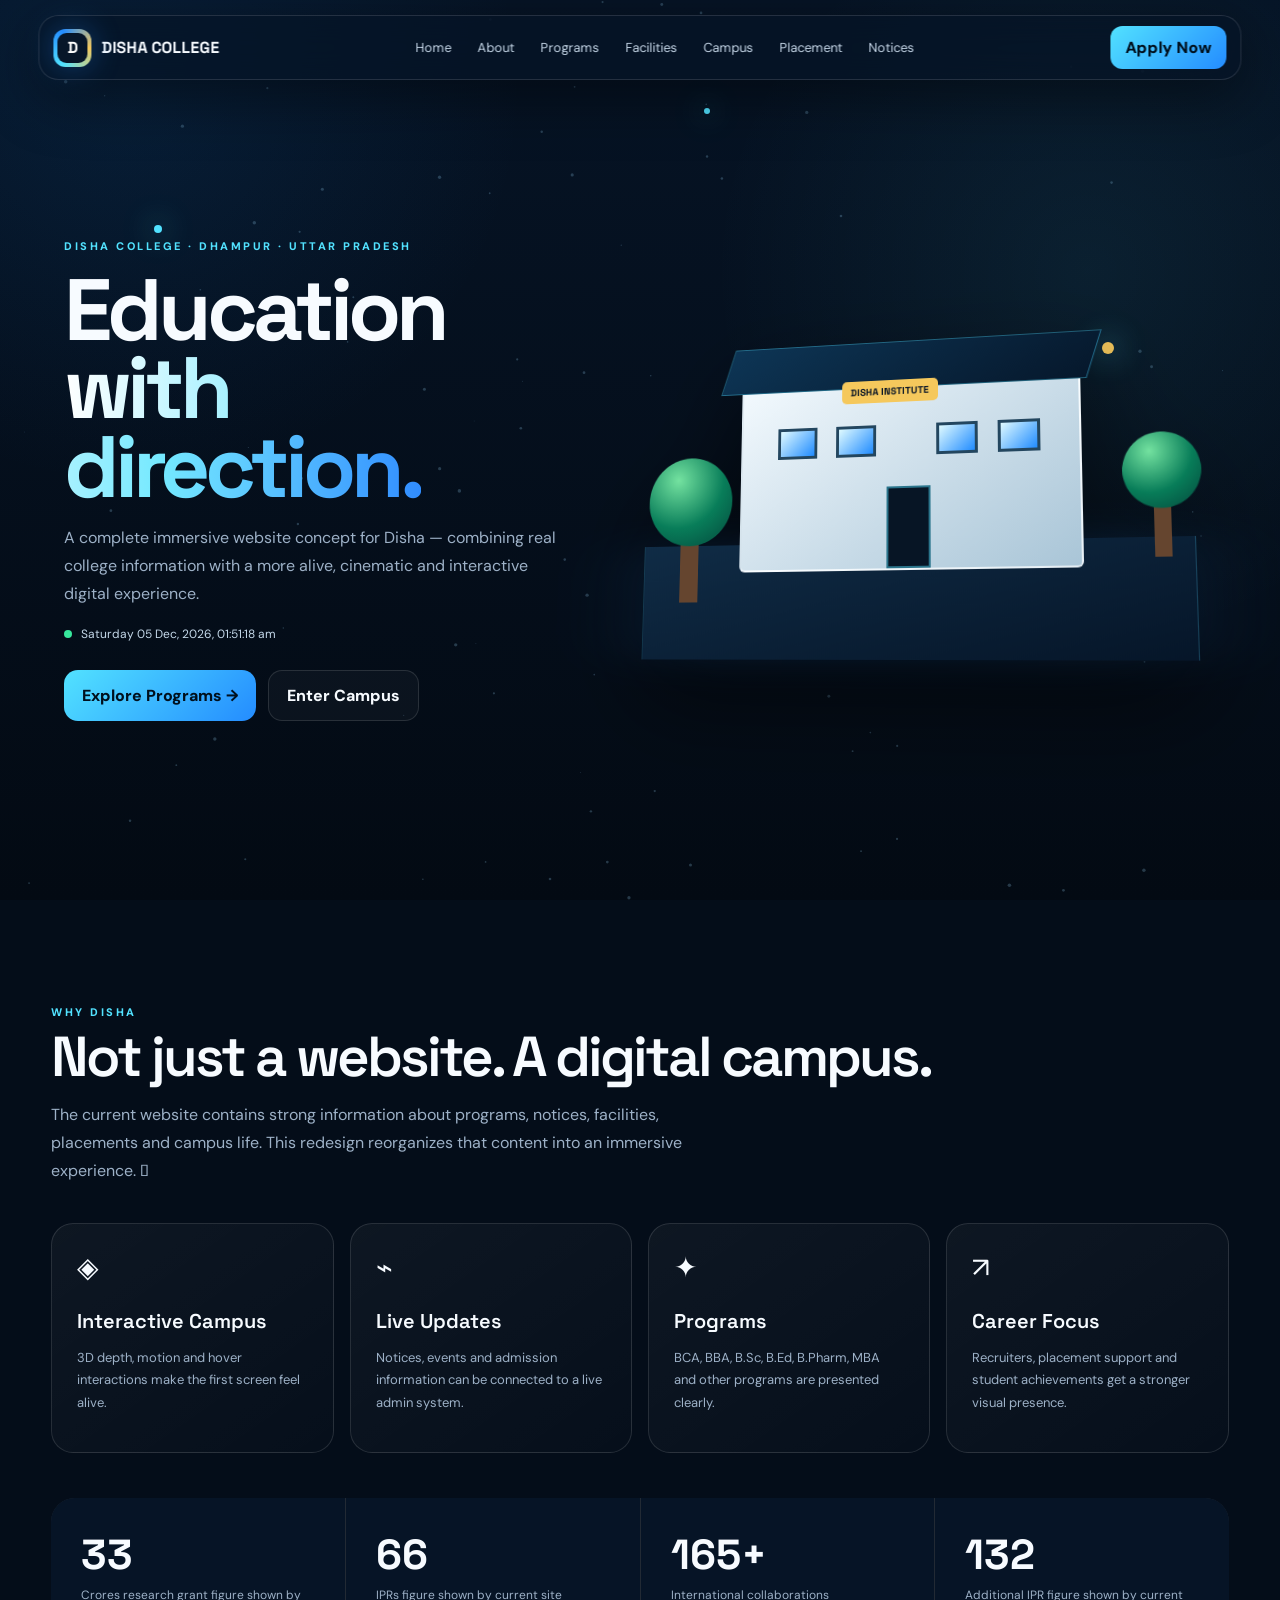
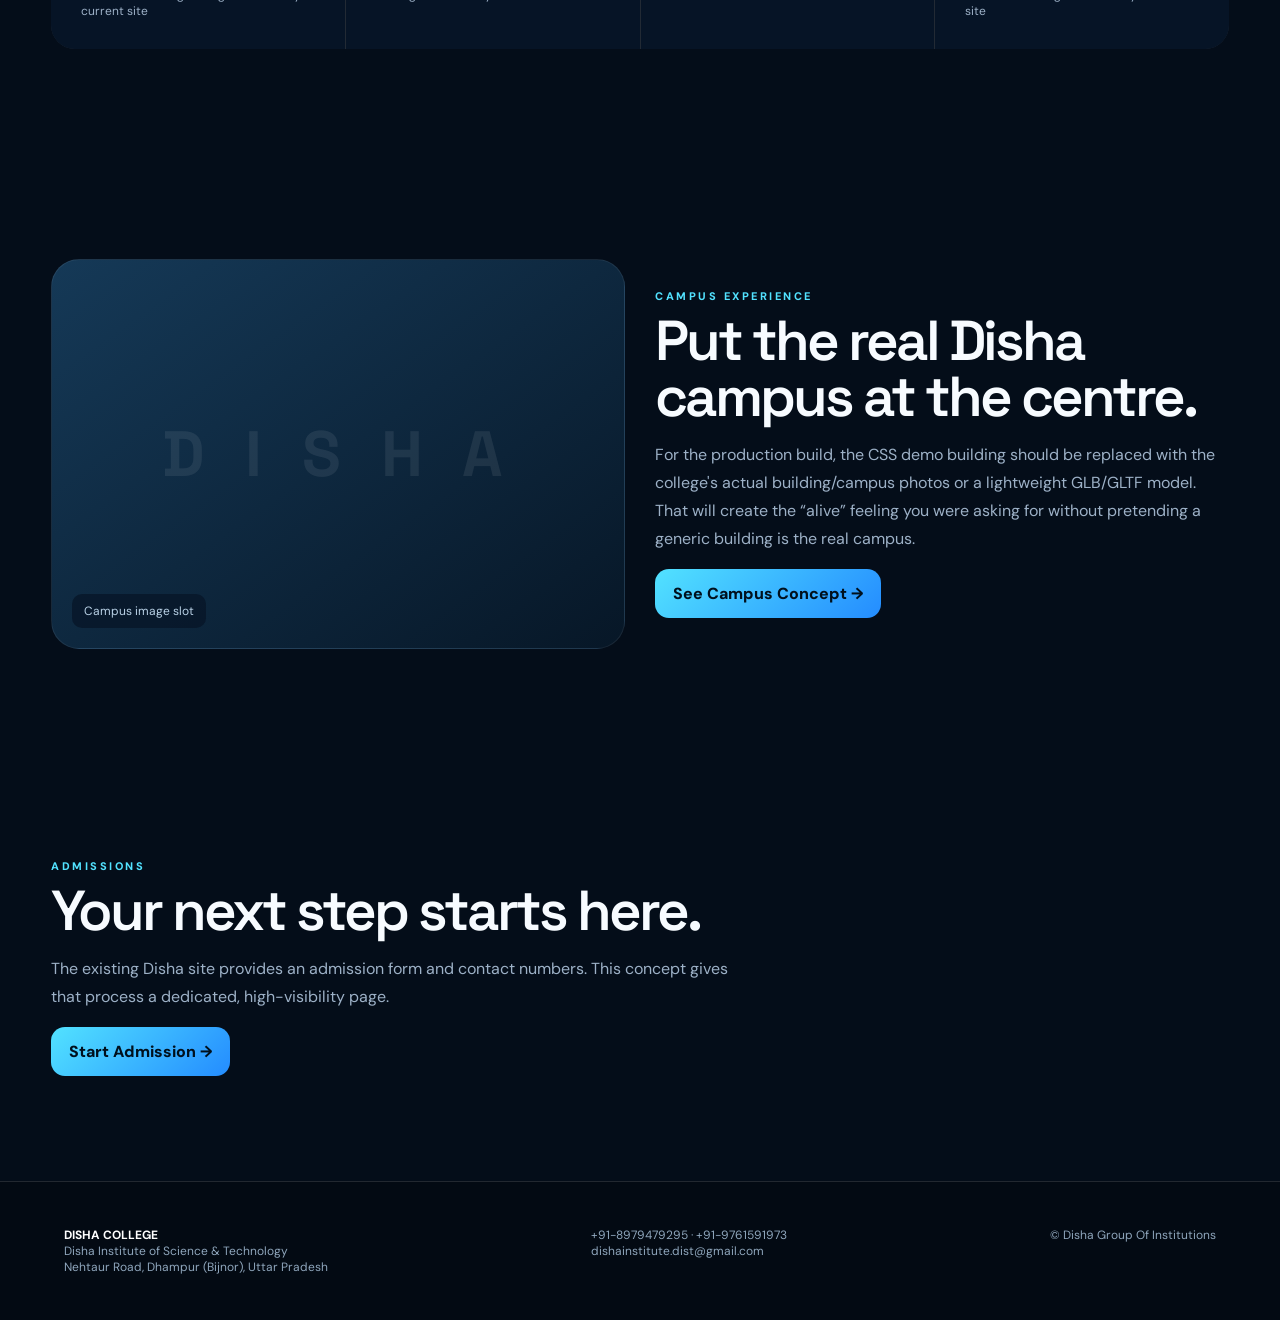
<file: index.html>
<!doctype html><html lang="en"><head><meta charset="utf-8"><meta name="viewport" content="width=device-width,initial-scale=1"><title>Home | Disha College</title><link rel="stylesheet" href="assets/style.css"></head><body><canvas id="stars"></canvas><nav class="nav"><a class="brand" href="index.html"><span class="brandmark"></span><span>DISHA COLLEGE</span></a><div class="links">
<a href="index.html">Home</a><a href="about.html">About</a><a href="programs.html">Programs</a><a href="facilities.html">Facilities</a><a href="campus.html">Campus</a><a href="placement.html">Placement</a><a href="notices.html">Notices</a></div><a class="apply" href="admission.html">Apply Now</a><button class="menu" aria-label="menu">☰</button></nav>
<section class="hero"><div class="orb o1"></div><div class="orb o2"></div><div class="orb o3"></div><div class="hero-grid"><div>
<div class="eyebrow">Disha College · Dhampur · Uttar Pradesh</div><h1>Education<br><span class="grad">with direction.</span></h1>
<p>A complete immersive website concept for Disha — combining real college information with a more alive, cinematic and interactive digital experience.</p>
<div class="live"><span class="pulse"></span><span id="clock"></span></div>
<div class="buttons"><a class="btn primary" href="programs.html">Explore Programs →</a><a class="btn ghost" href="campus.html">Enter Campus</a></div></div>
<div class="scene"><div class="campus3d"><div class="platform"></div><div class="mainbuilding"><div class="front"><div class="roof"></div><div class="sign">DISHA INSTITUTE</div><div class="window w1"></div><div class="window w2"></div><div class="window w3"></div><div class="window w4"></div><div class="door"></div></div><div class="side"></div></div><div class="tree tr1"></div><div class="tree tr2"></div></div></div></div></section>
<section class="section reveal"><div class="eyebrow">Why Disha</div><h2>Not just a website. A digital campus.</h2><p class="lead">The current website contains strong information about programs, notices, facilities, placements and campus life. This redesign reorganizes that content into an immersive experience. </p>
<div class="cards"><div class="card"><div class="icon">◈</div><h3>Interactive Campus</h3><p class="small">3D depth, motion and hover interactions make the first screen feel alive.</p></div><div class="card"><div class="icon">⌁</div><h3>Live Updates</h3><p class="small">Notices, events and admission information can be connected to a live admin system.</p></div><div class="card"><div class="icon">✦</div><h3>Programs</h3><p class="small">BCA, BBA, B.Sc, B.Ed, B.Pharm, MBA and other programs are presented clearly.</p></div><div class="card"><div class="icon">↗</div><h3>Career Focus</h3><p class="small">Recruiters, placement support and student achievements get a stronger visual presence.</p></div></div>
<div class="stats"><div class="stat"><strong data-count="37">0</strong><span>Crores research grant figure shown by current site</span></div><div class="stat"><strong data-count="70">0</strong><span>IPRs figure shown by current site</span></div><div class="stat"><strong data-count="250">0</strong><span>International collaborations</span></div><div class="stat"><strong data-count="170">0</strong><span>Additional IPR figure shown by current site</span></div></div></section>
<section class="section reveal"><div class="split"><div class="imagebox"></div><div><div class="eyebrow">Campus Experience</div><h2>Put the real Disha campus at the centre.</h2><p class="lead">For the production build, the CSS demo building should be replaced with the college's actual building/campus photos or a lightweight GLB/GLTF model. That will create the “alive” feeling you were asking for without pretending a generic building is the real campus.</p><a class="btn primary" href="campus.html">See Campus Concept →</a></div></div></section>
<section class="section reveal"><div class="eyebrow">Admissions</div><h2>Your next step starts here.</h2><p class="lead">The existing Disha site provides an admission form and contact numbers. This concept gives that process a dedicated, high-visibility page.</p><a class="btn primary" href="admission.html">Start Admission →</a></section>
<footer><div class="foot"><div><strong>DISHA COLLEGE</strong><br>Disha Institute of Science & Technology<br>Nehtaur Road, Dhampur (Bijnor), Uttar Pradesh</div><div>+91-8979479295 · +91-9761591973<br>dishainstitute.dist@gmail.com</div><div>© Disha Group Of Institutions</div></div></footer><script src="assets/app.js"></script></body></html>
</file>
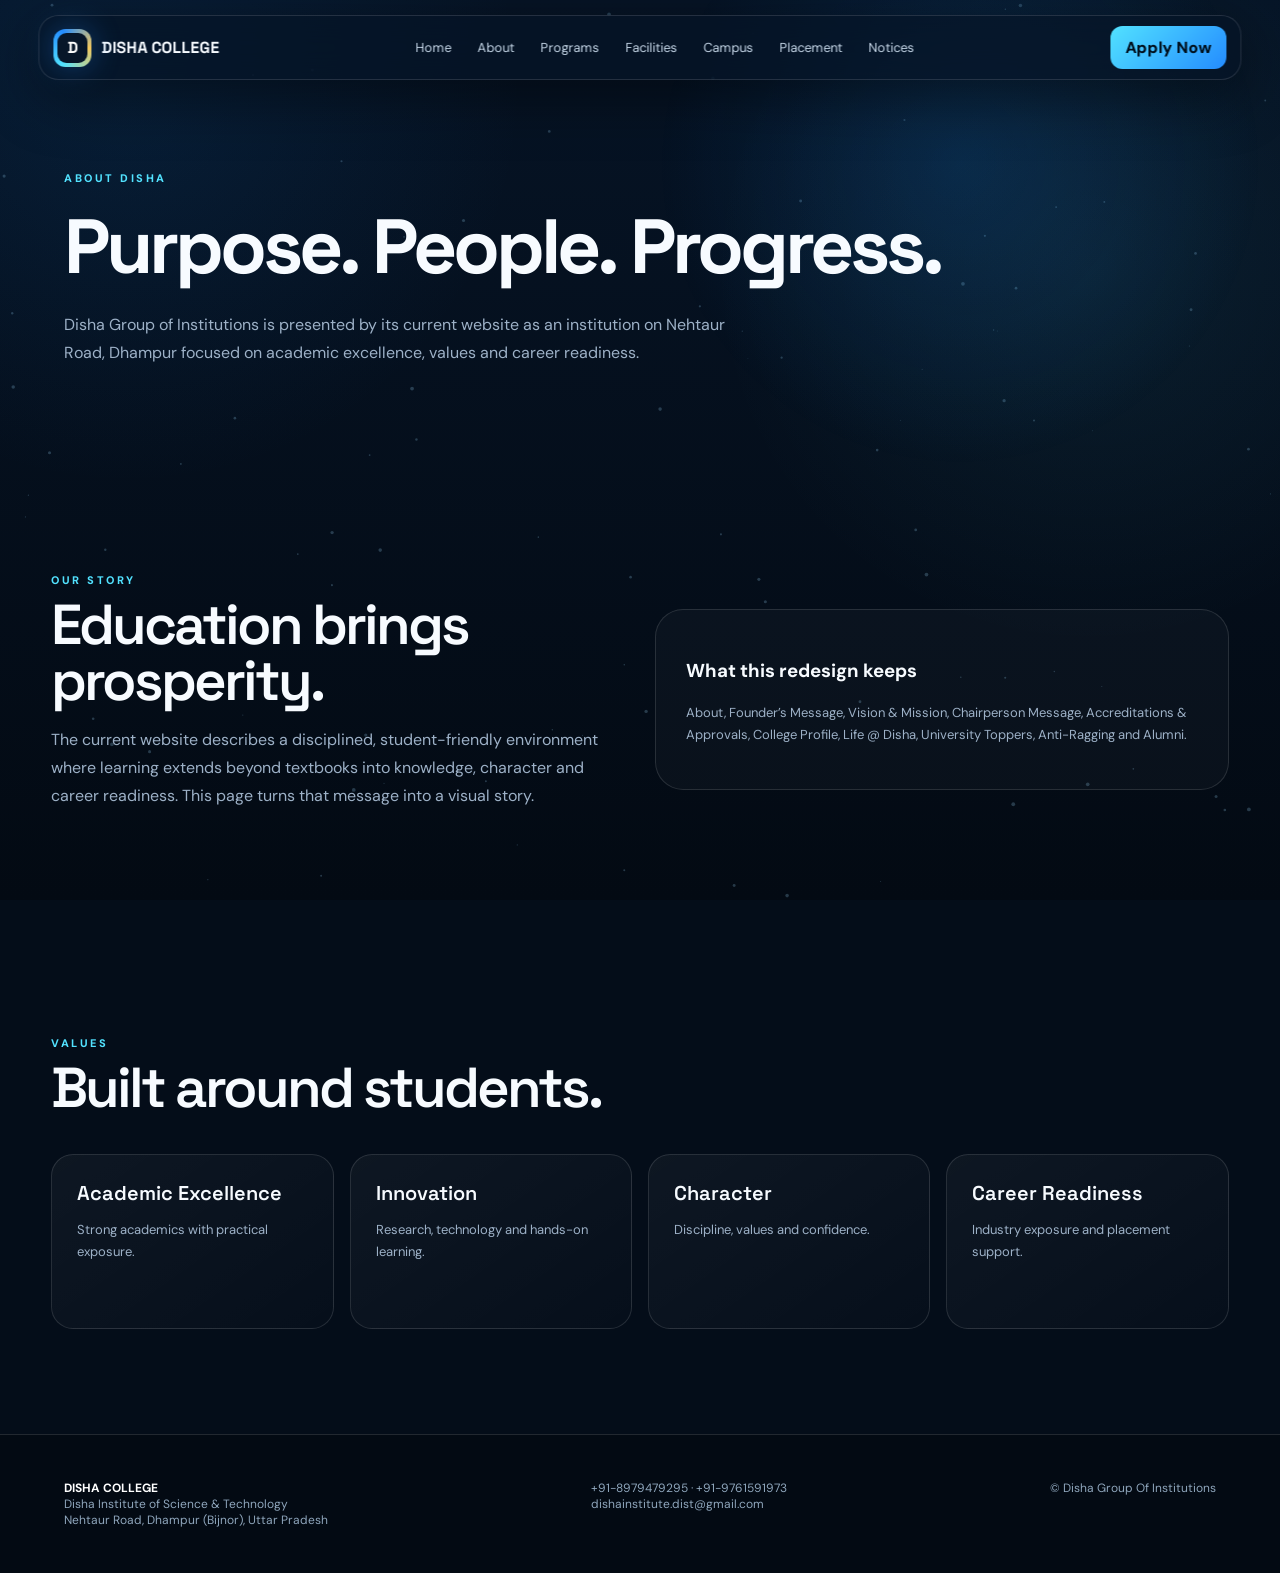
<file: about.html>
<!doctype html><html lang="en"><head><meta charset="utf-8"><meta name="viewport" content="width=device-width,initial-scale=1"><title>About Disha | Disha College</title><link rel="stylesheet" href="assets/style.css"></head><body><canvas id="stars"></canvas><nav class="nav"><a class="brand" href="index.html"><span class="brandmark"></span><span>DISHA COLLEGE</span></a><div class="links">
<a href="index.html">Home</a><a href="about.html">About</a><a href="programs.html">Programs</a><a href="facilities.html">Facilities</a><a href="campus.html">Campus</a><a href="placement.html">Placement</a><a href="notices.html">Notices</a></div><a class="apply" href="admission.html">Apply Now</a><button class="menu" aria-label="menu">☰</button></nav><section class="pagehero"><div><div class="eyebrow">About Disha</div><h1>Purpose. People. Progress.</h1><p class="lead">Disha Group of Institutions is presented by its current website as an institution on Nehtaur Road, Dhampur focused on academic excellence, values and career readiness.</p></div></section>
<section class="section reveal"><div class="split"><div><div class="eyebrow">Our Story</div><h2>Education brings prosperity.</h2><p class="lead">The current website describes a disciplined, student-friendly environment where learning extends beyond textbooks into knowledge, character and career readiness. This page turns that message into a visual story.</p></div><div class="glass"><h3>What this redesign keeps</h3><p class="small">About, Founder’s Message, Vision & Mission, Chairperson Message, Accreditations & Approvals, College Profile, Life @ Disha, University Toppers, Anti-Ragging and Alumni.</p></div></div></section>
<section class="section reveal"><div class="eyebrow">Values</div><h2>Built around students.</h2><div class="cards"><div class="card"><h3>Academic Excellence</h3><p class="small">Strong academics with practical exposure.</p></div><div class="card"><h3>Innovation</h3><p class="small">Research, technology and hands-on learning.</p></div><div class="card"><h3>Character</h3><p class="small">Discipline, values and confidence.</p></div><div class="card"><h3>Career Readiness</h3><p class="small">Industry exposure and placement support.</p></div></div></section><footer><div class="foot"><div><strong>DISHA COLLEGE</strong><br>Disha Institute of Science & Technology<br>Nehtaur Road, Dhampur (Bijnor), Uttar Pradesh</div><div>+91-8979479295 · +91-9761591973<br>dishainstitute.dist@gmail.com</div><div>© Disha Group Of Institutions</div></div></footer><script src="assets/app.js"></script></body></html>
</file>
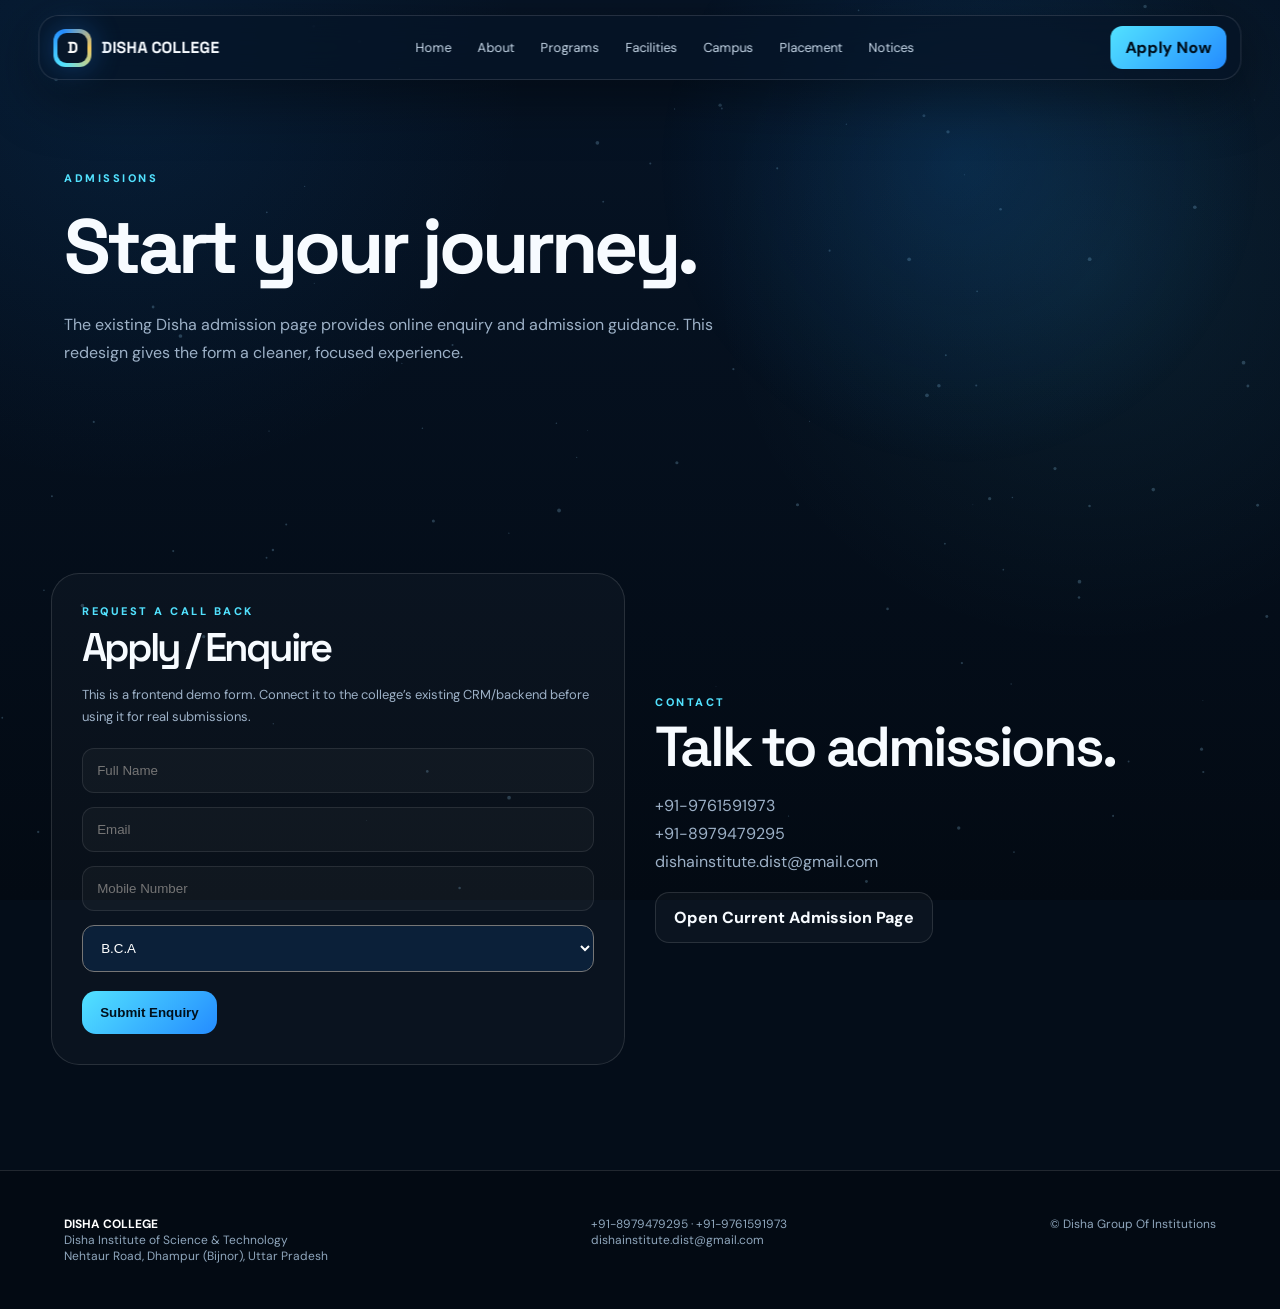
<file: admission.html>
<!doctype html><html lang="en"><head><meta charset="utf-8"><meta name="viewport" content="width=device-width,initial-scale=1"><title>Admission | Disha College</title><link rel="stylesheet" href="assets/style.css"></head><body><canvas id="stars"></canvas><nav class="nav"><a class="brand" href="index.html"><span class="brandmark"></span><span>DISHA COLLEGE</span></a><div class="links">
<a href="index.html">Home</a><a href="about.html">About</a><a href="programs.html">Programs</a><a href="facilities.html">Facilities</a><a href="campus.html">Campus</a><a href="placement.html">Placement</a><a href="notices.html">Notices</a></div><a class="apply" href="admission.html">Apply Now</a><button class="menu" aria-label="menu">☰</button></nav><section class="pagehero"><div><div class="eyebrow">Admissions</div><h1>Start your journey.</h1><p class="lead">The existing Disha admission page provides online enquiry and admission guidance. This redesign gives the form a cleaner, focused experience.</p></div></section>
<section class="section"><div class="split"><div class="glass"><div class="eyebrow">Request a Call Back</div><h2 style="font-size:40px">Apply / Enquire</h2><p class="small">This is a frontend demo form. Connect it to the college’s existing CRM/backend before using it for real submissions.</p><form onsubmit="event.preventDefault();alert('Demo form — connect to the college CRM/backend for real submission.');"><input required placeholder="Full Name" style="width:100%;padding:14px;margin:7px 0;border-radius:12px;border:1px solid #ffffff18;background:#ffffff08;color:white"><input required type="email" placeholder="Email" style="width:100%;padding:14px;margin:7px 0;border-radius:12px;border:1px solid #ffffff18;background:#ffffff08;color:white"><input required placeholder="Mobile Number" style="width:100%;padding:14px;margin:7px 0;border-radius:12px;border:1px solid #ffffff18;background:#ffffff08;color:white"><select style="width:100%;padding:14px;margin:7px 0;border-radius:12px;background:#0b2039;color:white"><option>B.C.A</option><option>B.B.A</option><option>B.Sc Computer Science</option><option>B.Pharm</option><option>MBA</option><option>Other</option></select><button class="btn primary" style="margin-top:12px">Submit Enquiry</button></form></div><div><div class="eyebrow">Contact</div><h2>Talk to admissions.</h2><p class="lead">+91-9761591973<br>+91-8979479295<br>dishainstitute.dist@gmail.com</p><a class="btn ghost" href="https://dishacollege.ac.in/admission.php" target="_blank">Open Current Admission Page</a></div></div></section><footer><div class="foot"><div><strong>DISHA COLLEGE</strong><br>Disha Institute of Science & Technology<br>Nehtaur Road, Dhampur (Bijnor), Uttar Pradesh</div><div>+91-8979479295 · +91-9761591973<br>dishainstitute.dist@gmail.com</div><div>© Disha Group Of Institutions</div></div></footer><script src="assets/app.js"></script></body></html>
</file>
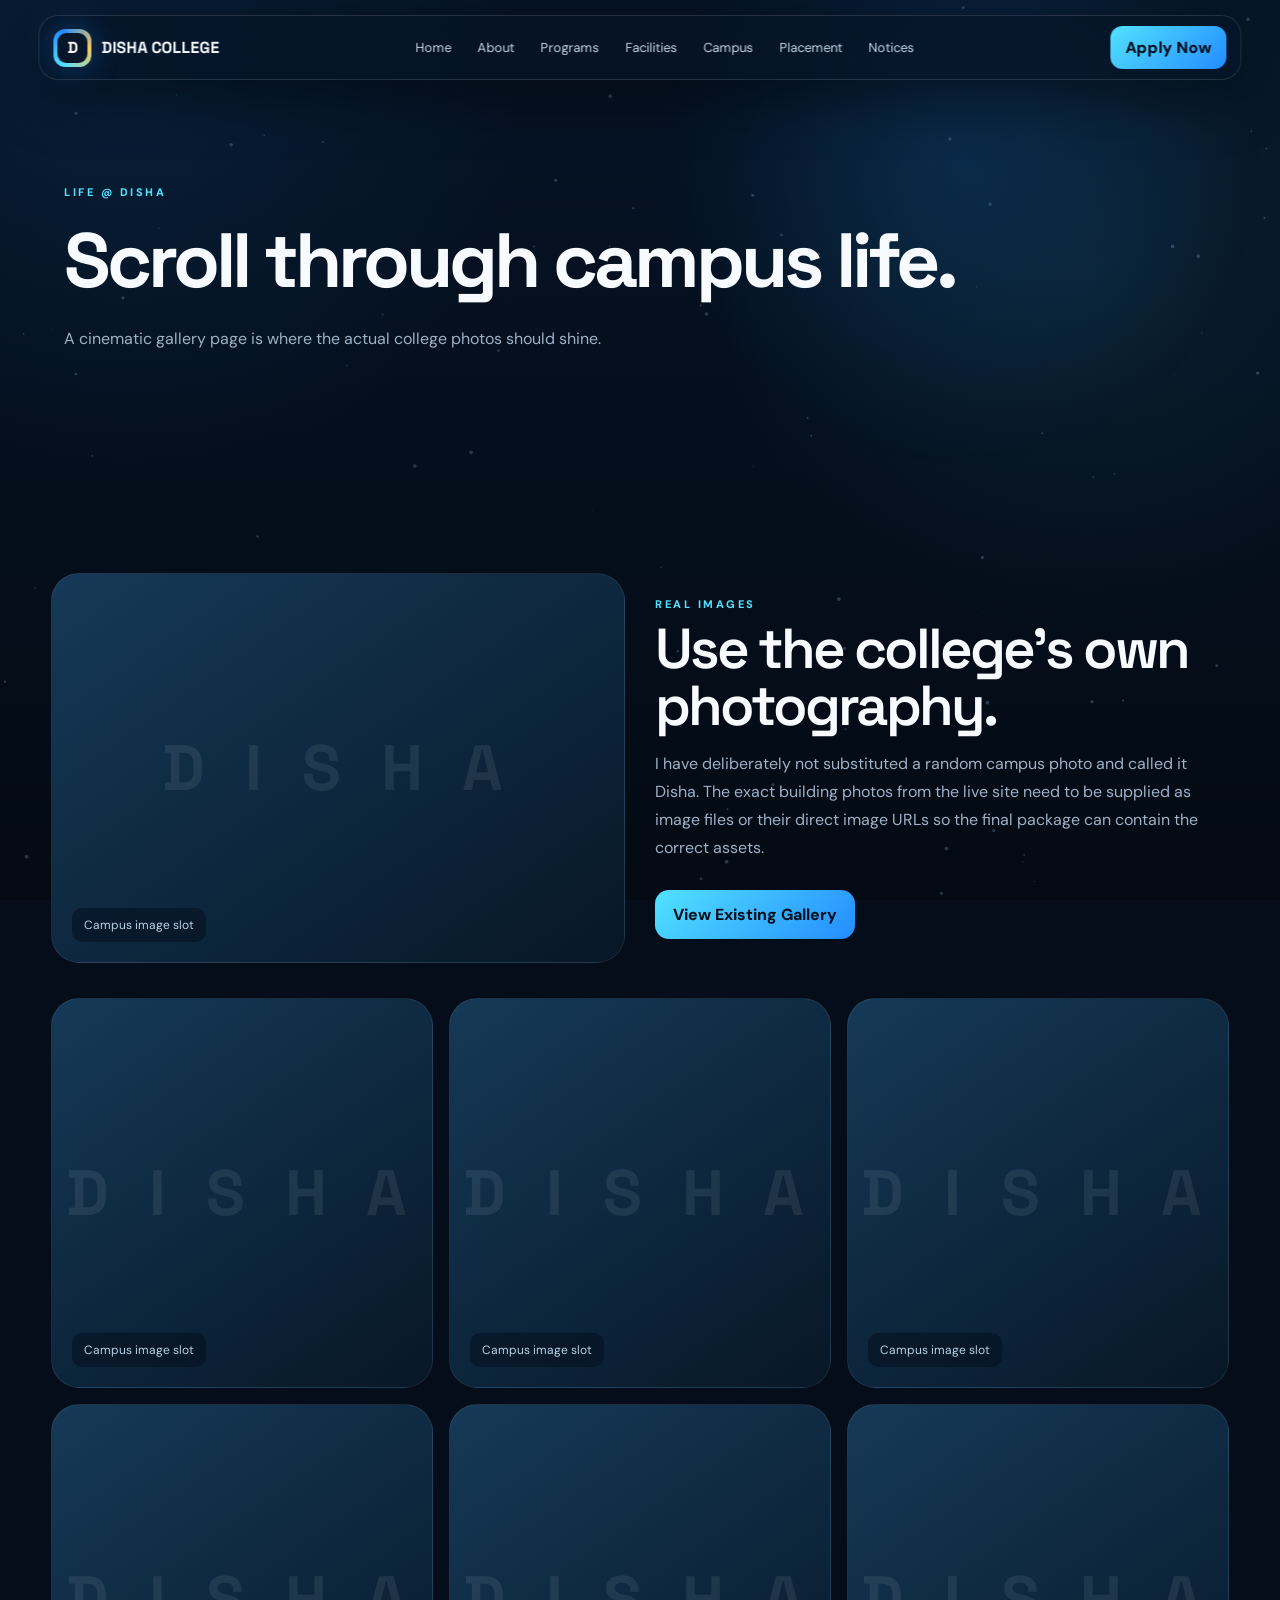
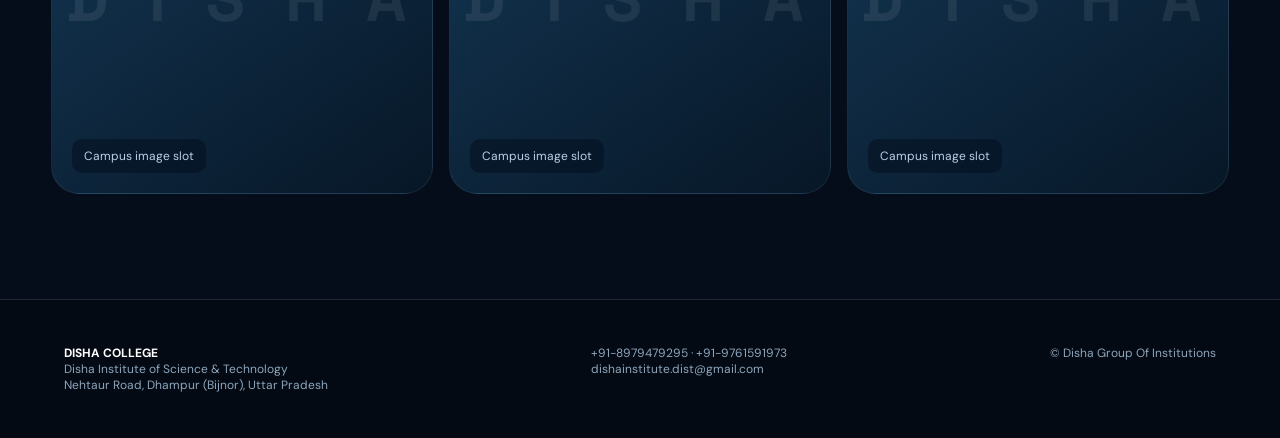
<file: campus.html>
<!doctype html><html lang="en"><head><meta charset="utf-8"><meta name="viewport" content="width=device-width,initial-scale=1"><title>Campus Life | Disha College</title><link rel="stylesheet" href="assets/style.css"></head><body><canvas id="stars"></canvas><nav class="nav"><a class="brand" href="index.html"><span class="brandmark"></span><span>DISHA COLLEGE</span></a><div class="links">
<a href="index.html">Home</a><a href="about.html">About</a><a href="programs.html">Programs</a><a href="facilities.html">Facilities</a><a href="campus.html">Campus</a><a href="placement.html">Placement</a><a href="notices.html">Notices</a></div><a class="apply" href="admission.html">Apply Now</a><button class="menu" aria-label="menu">☰</button></nav><section class="pagehero"><div><div class="eyebrow">Life @ Disha</div><h1>Scroll through campus life.</h1><p class="lead">A cinematic gallery page is where the actual college photos should shine.</p></div></section>
<section class="section"><div class="split"><div class="imagebox"></div><div><div class="eyebrow">Real Images</div><h2>Use the college’s own photography.</h2><p class="lead">I have deliberately not substituted a random campus photo and called it Disha. The exact building photos from the live site need to be supplied as image files or their direct image URLs so the final package can contain the correct assets.</p><div class="buttons"><a class="btn primary" href="https://dishacollege.ac.in/facilities.php" target="_blank">View Existing Gallery</a></div></div></div>
<div class="grid3"><div class="imagebox"></div><div class="imagebox"></div><div class="imagebox"></div><div class="imagebox"></div><div class="imagebox"></div><div class="imagebox"></div></div></section><footer><div class="foot"><div><strong>DISHA COLLEGE</strong><br>Disha Institute of Science & Technology<br>Nehtaur Road, Dhampur (Bijnor), Uttar Pradesh</div><div>+91-8979479295 · +91-9761591973<br>dishainstitute.dist@gmail.com</div><div>© Disha Group Of Institutions</div></div></footer><script src="assets/app.js"></script></body></html>
</file>
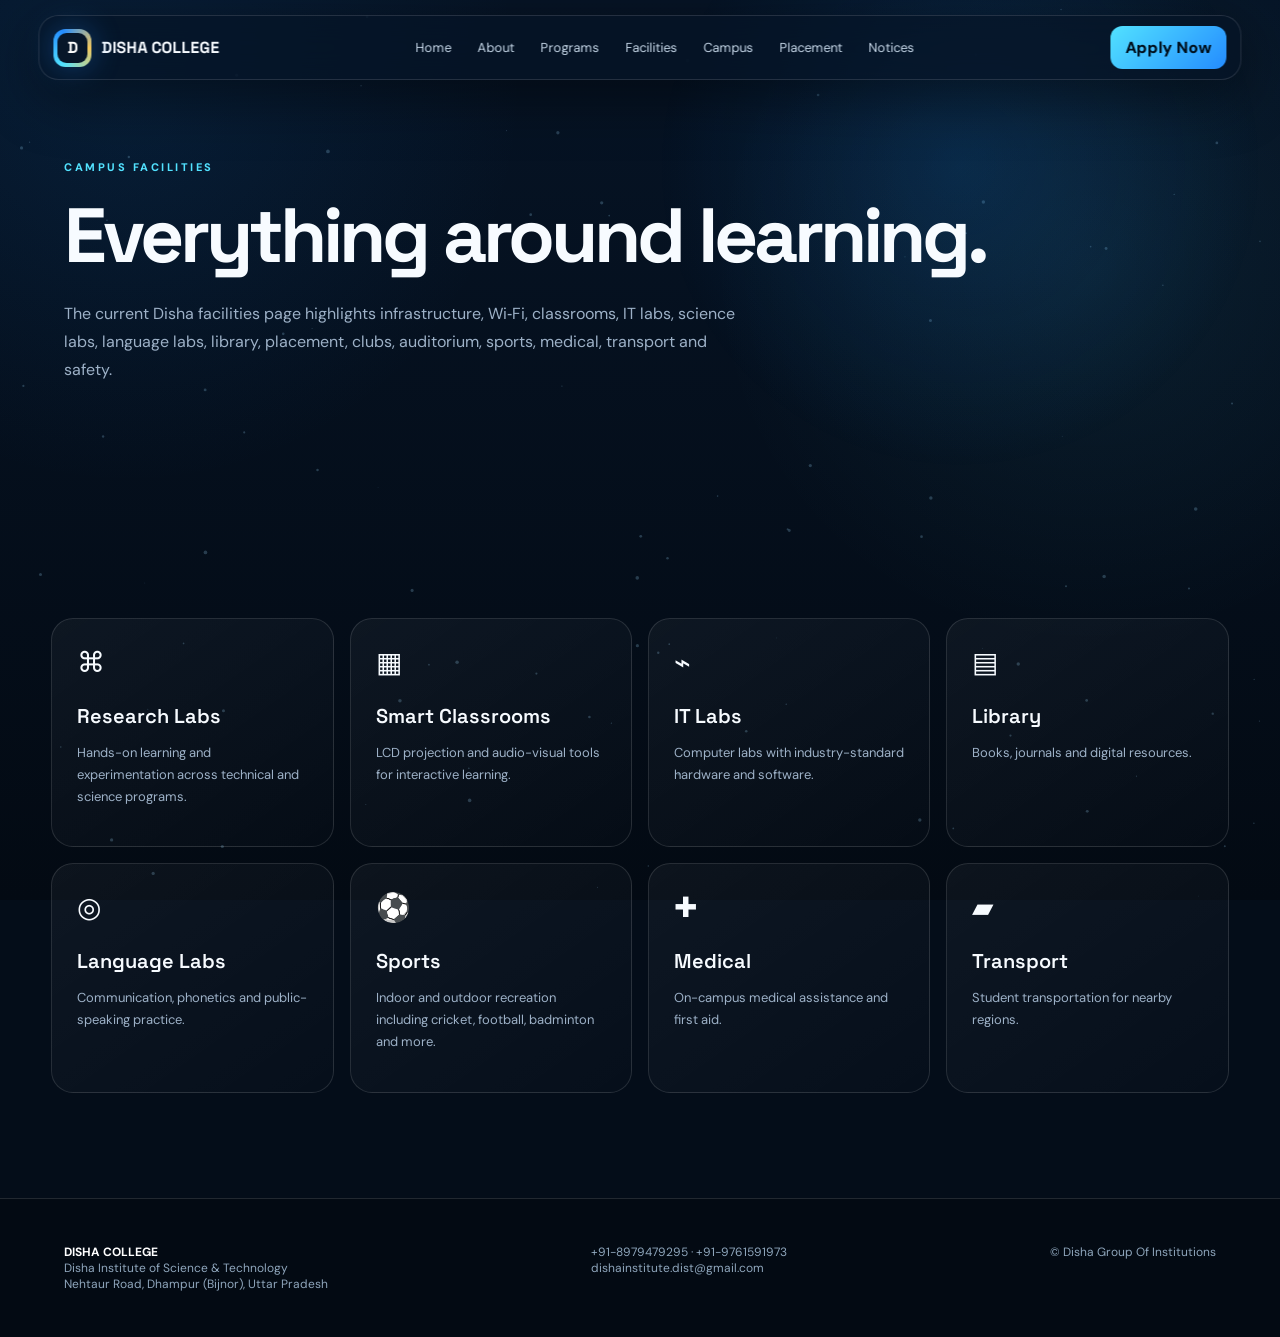
<file: facilities.html>
<!doctype html><html lang="en"><head><meta charset="utf-8"><meta name="viewport" content="width=device-width,initial-scale=1"><title>Facilities | Disha College</title><link rel="stylesheet" href="assets/style.css"></head><body><canvas id="stars"></canvas><nav class="nav"><a class="brand" href="index.html"><span class="brandmark"></span><span>DISHA COLLEGE</span></a><div class="links">
<a href="index.html">Home</a><a href="about.html">About</a><a href="programs.html">Programs</a><a href="facilities.html">Facilities</a><a href="campus.html">Campus</a><a href="placement.html">Placement</a><a href="notices.html">Notices</a></div><a class="apply" href="admission.html">Apply Now</a><button class="menu" aria-label="menu">☰</button></nav><section class="pagehero"><div><div class="eyebrow">Campus Facilities</div><h1>Everything around learning.</h1><p class="lead">The current Disha facilities page highlights infrastructure, Wi‑Fi, classrooms, IT labs, science labs, language labs, library, placement, clubs, auditorium, sports, medical, transport and safety.</p></div></section>
<section class="section"><div class="cards"><div class="card"><div class="icon">⌘</div><h3>Research Labs</h3><p class="small">Hands-on learning and experimentation across technical and science programs.</p></div><div class="card"><div class="icon">▦</div><h3>Smart Classrooms</h3><p class="small">LCD projection and audio-visual tools for interactive learning.</p></div><div class="card"><div class="icon">⌁</div><h3>IT Labs</h3><p class="small">Computer labs with industry-standard hardware and software.</p></div><div class="card"><div class="icon">▤</div><h3>Library</h3><p class="small">Books, journals and digital resources.</p></div><div class="card"><div class="icon">◎</div><h3>Language Labs</h3><p class="small">Communication, phonetics and public-speaking practice.</p></div><div class="card"><div class="icon">⚽</div><h3>Sports</h3><p class="small">Indoor and outdoor recreation including cricket, football, badminton and more.</p></div><div class="card"><div class="icon">✚</div><h3>Medical</h3><p class="small">On-campus medical assistance and first aid.</p></div><div class="card"><div class="icon">▰</div><h3>Transport</h3><p class="small">Student transportation for nearby regions.</p></div></div></section><footer><div class="foot"><div><strong>DISHA COLLEGE</strong><br>Disha Institute of Science & Technology<br>Nehtaur Road, Dhampur (Bijnor), Uttar Pradesh</div><div>+91-8979479295 · +91-9761591973<br>dishainstitute.dist@gmail.com</div><div>© Disha Group Of Institutions</div></div></footer><script src="assets/app.js"></script></body></html>
</file>
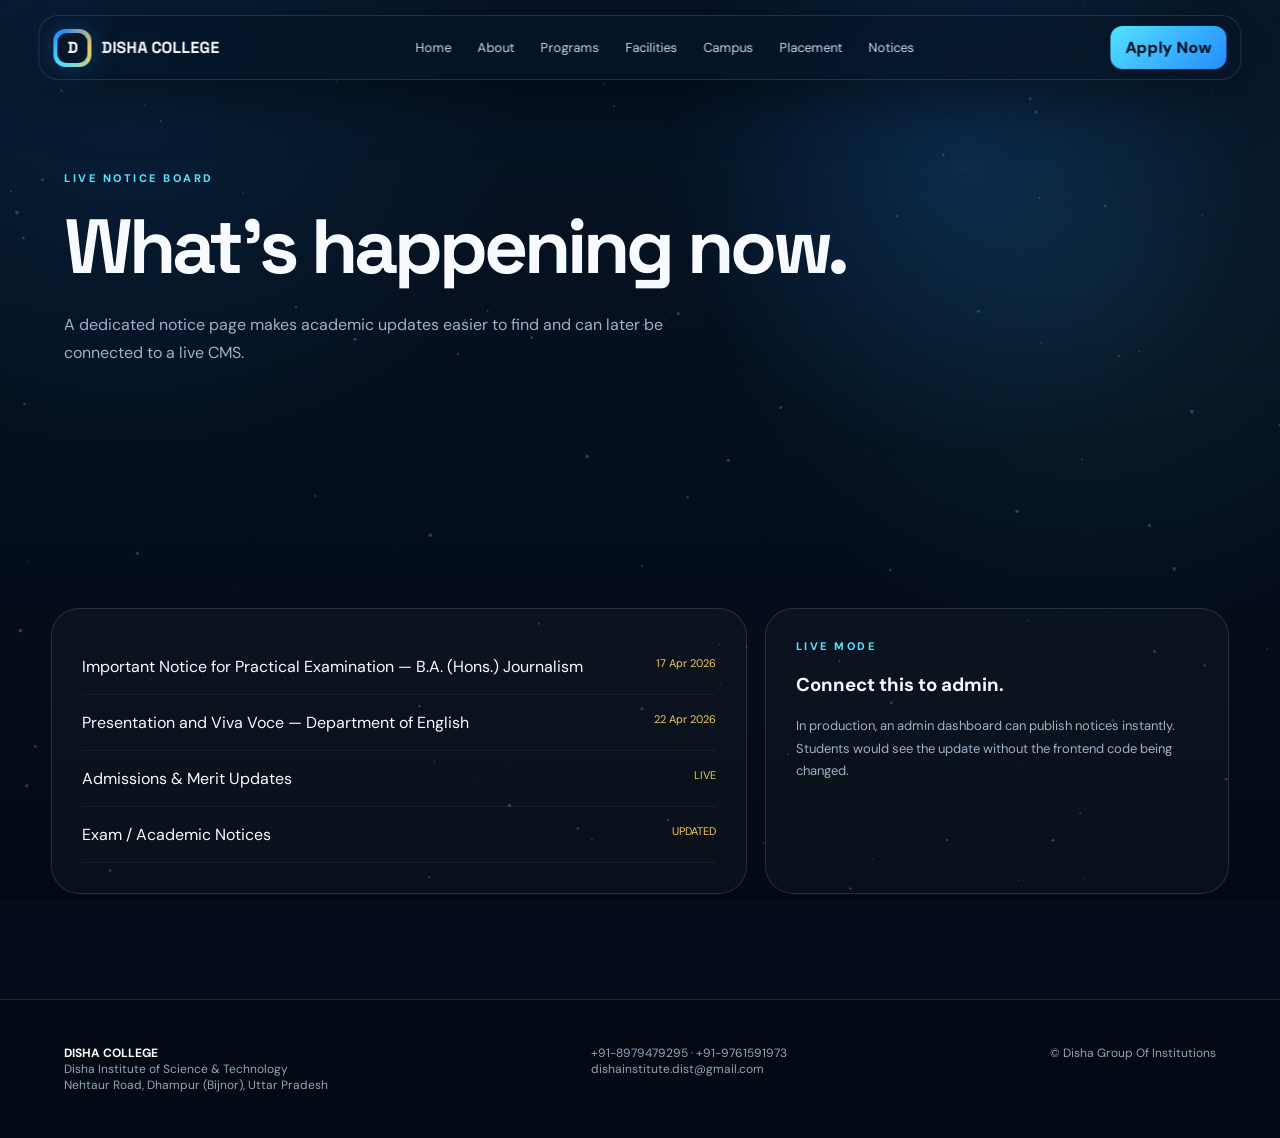
<file: notices.html>
<!doctype html><html lang="en"><head><meta charset="utf-8"><meta name="viewport" content="width=device-width,initial-scale=1"><title>Notices | Disha College</title><link rel="stylesheet" href="assets/style.css"></head><body><canvas id="stars"></canvas><nav class="nav"><a class="brand" href="index.html"><span class="brandmark"></span><span>DISHA COLLEGE</span></a><div class="links">
<a href="index.html">Home</a><a href="about.html">About</a><a href="programs.html">Programs</a><a href="facilities.html">Facilities</a><a href="campus.html">Campus</a><a href="placement.html">Placement</a><a href="notices.html">Notices</a></div><a class="apply" href="admission.html">Apply Now</a><button class="menu" aria-label="menu">☰</button></nav><section class="pagehero"><div><div class="eyebrow">Live Notice Board</div><h1>What’s happening now.</h1><p class="lead">A dedicated notice page makes academic updates easier to find and can later be connected to a live CMS.</p></div></section>
<section class="section"><div class="notice"><div class="glass"><div class="notice-row"><span>Important Notice for Practical Examination — B.A. (Hons.) Journalism</span><span class="date">17 Apr 2026</span></div><div class="notice-row"><span>Presentation and Viva Voce — Department of English</span><span class="date">22 Apr 2026</span></div><div class="notice-row"><span>Admissions & Merit Updates</span><span class="date">LIVE</span></div><div class="notice-row"><span>Exam / Academic Notices</span><span class="date">UPDATED</span></div></div><div class="glass"><div class="eyebrow">Live Mode</div><h3>Connect this to admin.</h3><p class="small">In production, an admin dashboard can publish notices instantly. Students would see the update without the frontend code being changed.</p></div></div></section><footer><div class="foot"><div><strong>DISHA COLLEGE</strong><br>Disha Institute of Science & Technology<br>Nehtaur Road, Dhampur (Bijnor), Uttar Pradesh</div><div>+91-8979479295 · +91-9761591973<br>dishainstitute.dist@gmail.com</div><div>© Disha Group Of Institutions</div></div></footer><script src="assets/app.js"></script></body></html>
</file>
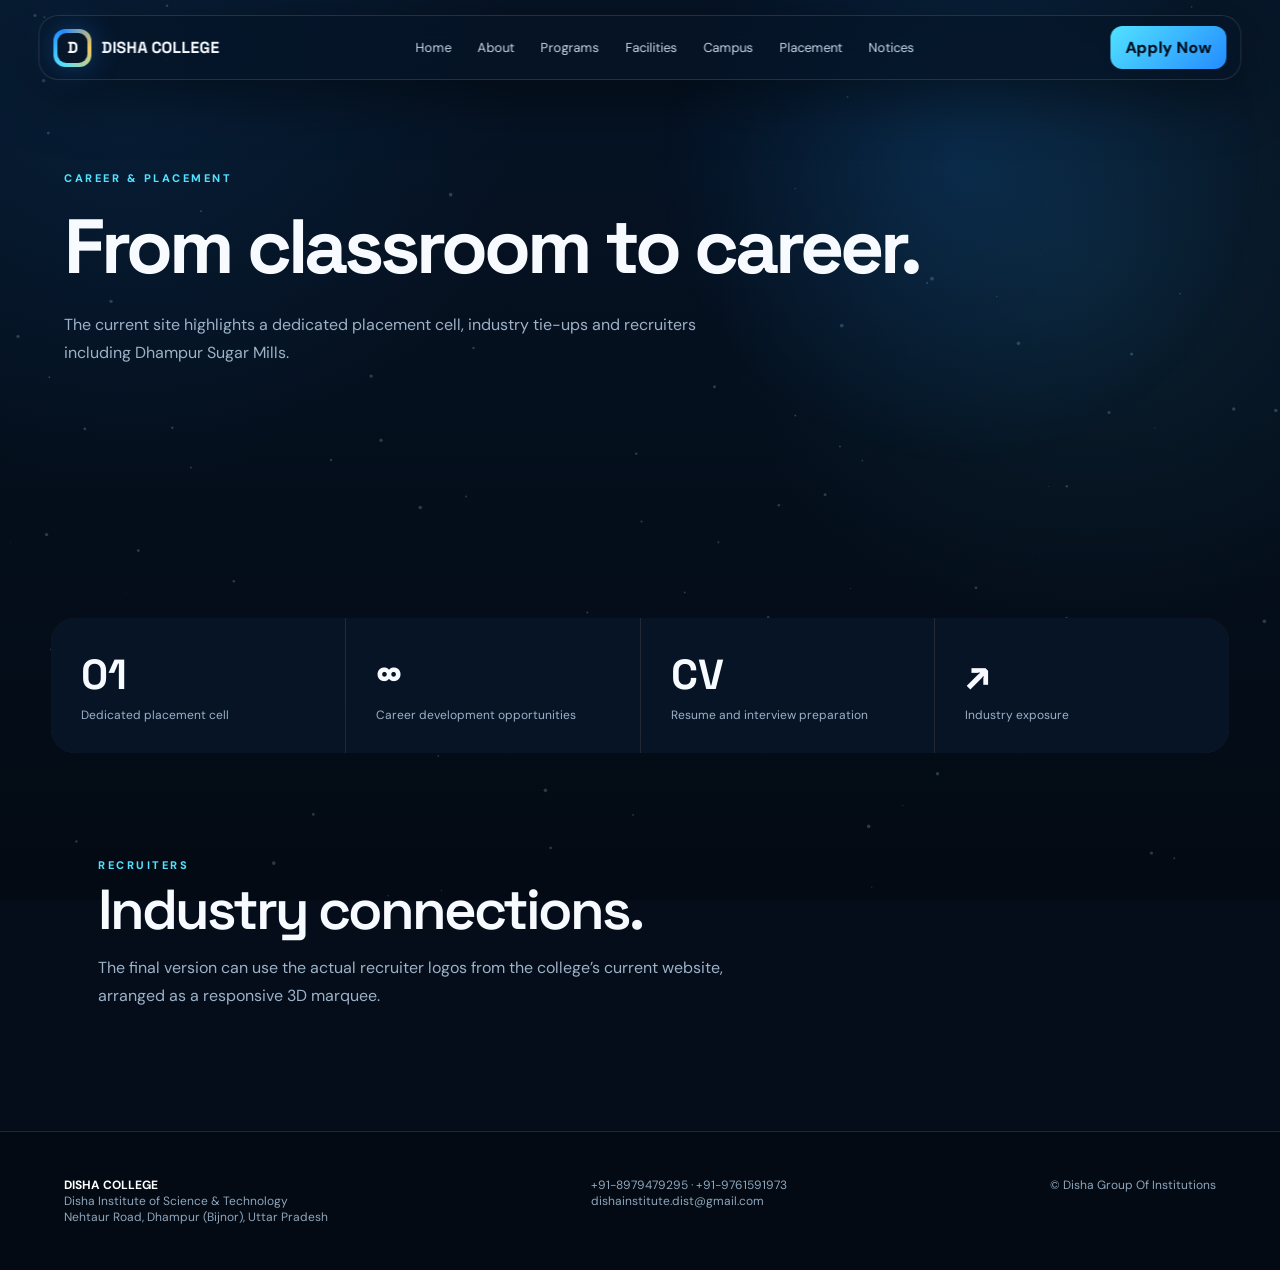
<file: placement.html>
<!doctype html><html lang="en"><head><meta charset="utf-8"><meta name="viewport" content="width=device-width,initial-scale=1"><title>Placement | Disha College</title><link rel="stylesheet" href="assets/style.css"></head><body><canvas id="stars"></canvas><nav class="nav"><a class="brand" href="index.html"><span class="brandmark"></span><span>DISHA COLLEGE</span></a><div class="links">
<a href="index.html">Home</a><a href="about.html">About</a><a href="programs.html">Programs</a><a href="facilities.html">Facilities</a><a href="campus.html">Campus</a><a href="placement.html">Placement</a><a href="notices.html">Notices</a></div><a class="apply" href="admission.html">Apply Now</a><button class="menu" aria-label="menu">☰</button></nav><section class="pagehero"><div><div class="eyebrow">Career & Placement</div><h1>From classroom to career.</h1><p class="lead">The current site highlights a dedicated placement cell, industry tie-ups and recruiters including Dhampur Sugar Mills.</p></div></section>
<section class="section"><div class="stats"><div class="stat"><strong>01</strong><span>Dedicated placement cell</span></div><div class="stat"><strong>∞</strong><span>Career development opportunities</span></div><div class="stat"><strong>CV</strong><span>Resume and interview preparation</span></div><div class="stat"><strong>↗</strong><span>Industry exposure</span></div></div><div class="section reveal" style="padding-bottom:0"><div class="eyebrow">Recruiters</div><h2>Industry connections.</h2><p class="lead">The final version can use the actual recruiter logos from the college’s current website, arranged as a responsive 3D marquee.</p></div></section><footer><div class="foot"><div><strong>DISHA COLLEGE</strong><br>Disha Institute of Science & Technology<br>Nehtaur Road, Dhampur (Bijnor), Uttar Pradesh</div><div>+91-8979479295 · +91-9761591973<br>dishainstitute.dist@gmail.com</div><div>© Disha Group Of Institutions</div></div></footer><script src="assets/app.js"></script></body></html>
</file>
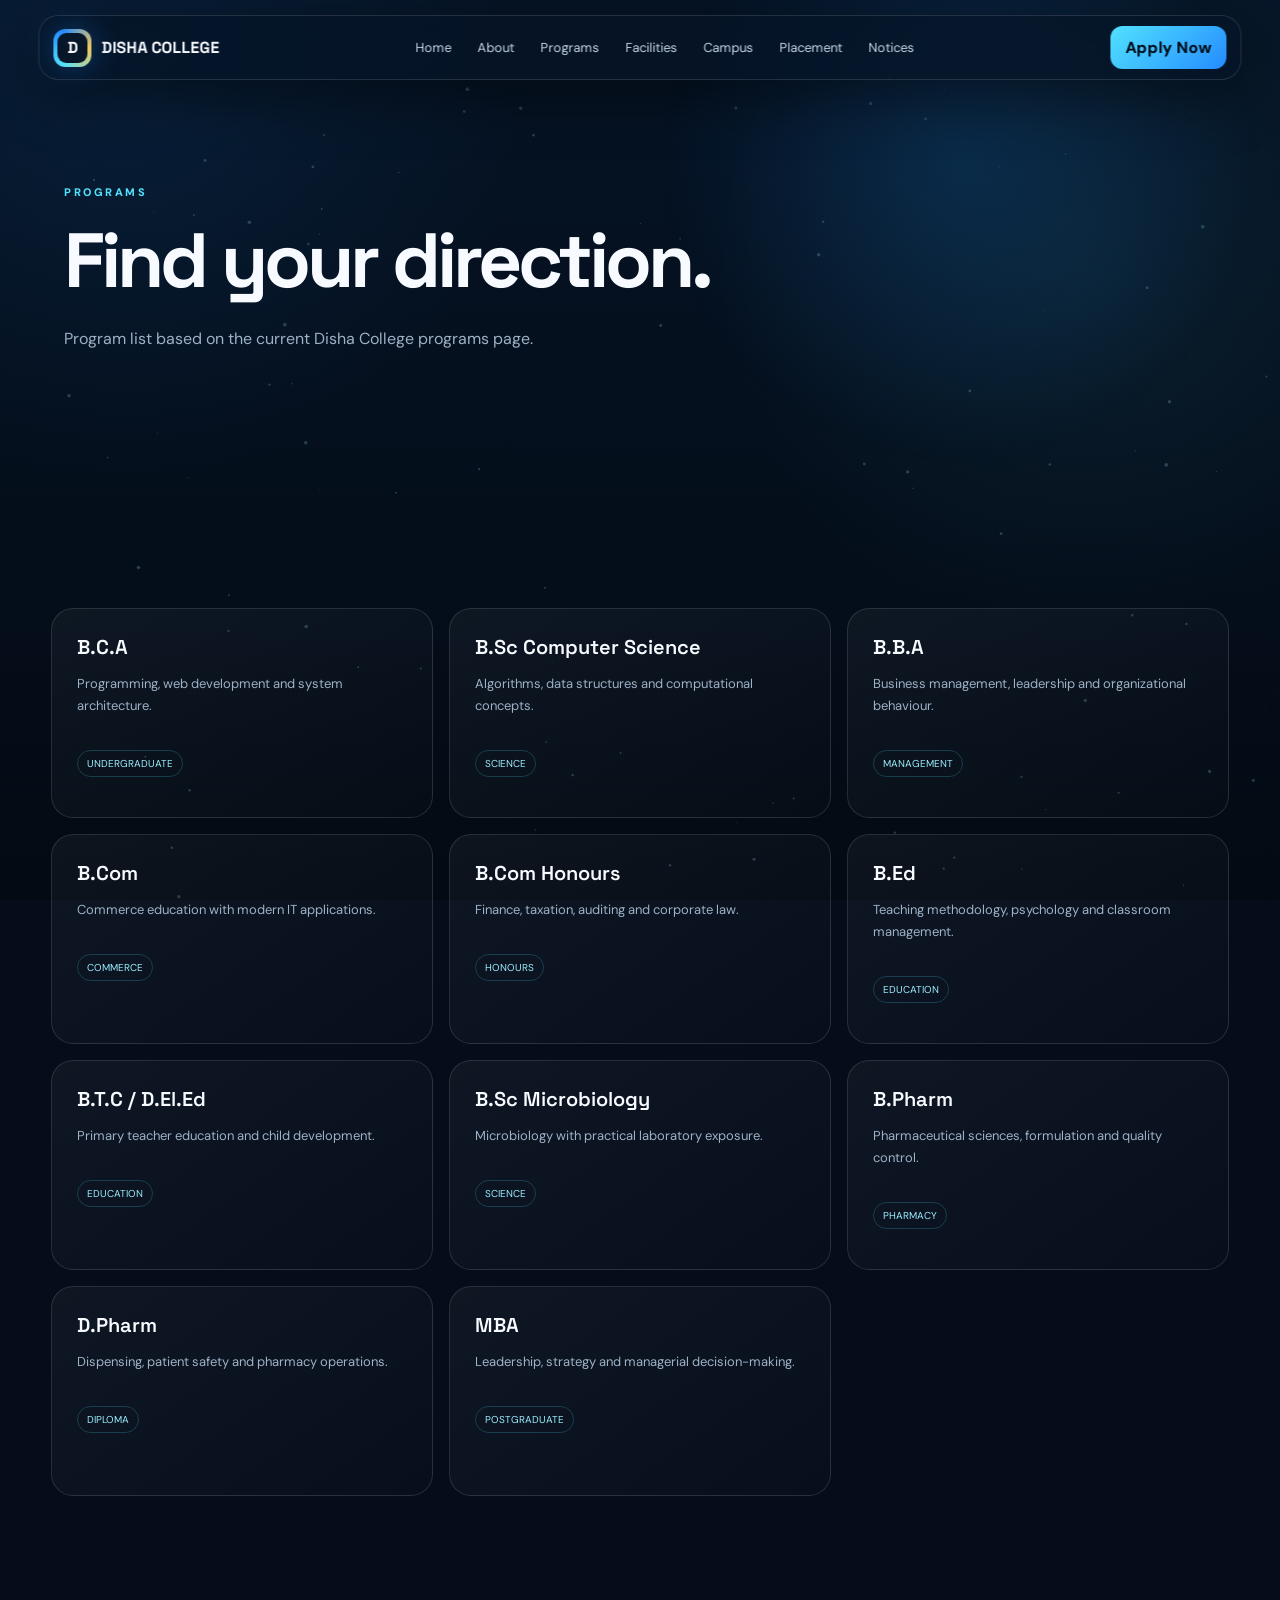
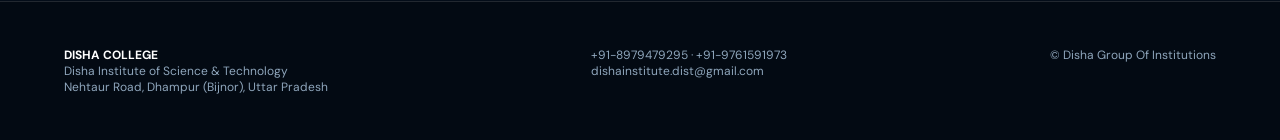
<file: programs.html>
<!doctype html><html lang="en"><head><meta charset="utf-8"><meta name="viewport" content="width=device-width,initial-scale=1"><title>Programs | Disha College</title><link rel="stylesheet" href="assets/style.css"></head><body><canvas id="stars"></canvas><nav class="nav"><a class="brand" href="index.html"><span class="brandmark"></span><span>DISHA COLLEGE</span></a><div class="links">
<a href="index.html">Home</a><a href="about.html">About</a><a href="programs.html">Programs</a><a href="facilities.html">Facilities</a><a href="campus.html">Campus</a><a href="placement.html">Placement</a><a href="notices.html">Notices</a></div><a class="apply" href="admission.html">Apply Now</a><button class="menu" aria-label="menu">☰</button></nav><section class="pagehero"><div><div class="eyebrow">Programs</div><h1>Find your direction.</h1><p class="lead">Program list based on the current Disha College programs page.</p></div></section>
<section class="section"><div class="grid3">
<div class="card course"><h3>B.C.A</h3><p class="small">Programming, web development and system architecture.</p><span class="tag">UNDERGRADUATE</span></div>
<div class="card course"><h3>B.Sc Computer Science</h3><p class="small">Algorithms, data structures and computational concepts.</p><span class="tag">SCIENCE</span></div>
<div class="card course"><h3>B.B.A</h3><p class="small">Business management, leadership and organizational behaviour.</p><span class="tag">MANAGEMENT</span></div>
<div class="card course"><h3>B.Com</h3><p class="small">Commerce education with modern IT applications.</p><span class="tag">COMMERCE</span></div>
<div class="card course"><h3>B.Com Honours</h3><p class="small">Finance, taxation, auditing and corporate law.</p><span class="tag">HONOURS</span></div>
<div class="card course"><h3>B.Ed</h3><p class="small">Teaching methodology, psychology and classroom management.</p><span class="tag">EDUCATION</span></div>
<div class="card course"><h3>B.T.C / D.El.Ed</h3><p class="small">Primary teacher education and child development.</p><span class="tag">EDUCATION</span></div>
<div class="card course"><h3>B.Sc Microbiology</h3><p class="small">Microbiology with practical laboratory exposure.</p><span class="tag">SCIENCE</span></div>
<div class="card course"><h3>B.Pharm</h3><p class="small">Pharmaceutical sciences, formulation and quality control.</p><span class="tag">PHARMACY</span></div>
<div class="card course"><h3>D.Pharm</h3><p class="small">Dispensing, patient safety and pharmacy operations.</p><span class="tag">DIPLOMA</span></div>
<div class="card course"><h3>MBA</h3><p class="small">Leadership, strategy and managerial decision-making.</p><span class="tag">POSTGRADUATE</span></div>
</div></section><footer><div class="foot"><div><strong>DISHA COLLEGE</strong><br>Disha Institute of Science & Technology<br>Nehtaur Road, Dhampur (Bijnor), Uttar Pradesh</div><div>+91-8979479295 · +91-9761591973<br>dishainstitute.dist@gmail.com</div><div>© Disha Group Of Institutions</div></div></footer><script src="assets/app.js"></script></body></html>
</file>
<file: assets/style.css>
@import url('https://fonts.googleapis.com/css2?family=DM+Sans:wght@400;500;600;700&family=Space+Grotesk:wght@500;600;700&display=swap');
:root{--ink:#061326;--ink2:#0b2039;--cyan:#52e2ff;--blue:#248cff;--gold:#f5c85c;--white:#f7fbff;--muted:#9db1c7;--line:rgba(255,255,255,.12)}
*{box-sizing:border-box}html{scroll-behavior:smooth}body{margin:0;background:#040d19;color:var(--white);font-family:"DM Sans",Arial,sans-serif;overflow-x:hidden}a{color:inherit;text-decoration:none}
body:before{content:"";position:fixed;inset:0;z-index:-4;background:radial-gradient(circle at 10% 10%,#1167b522,transparent 28%),radial-gradient(circle at 85% 30%,#52e2ff12,transparent 30%),linear-gradient(180deg,#061426,#030a13)}
#stars{position:fixed;inset:0;z-index:-2;pointer-events:none;opacity:.65}
.nav{position:fixed;z-index:100;top:15px;left:50%;transform:translateX(-50%);width:min(1240px,94%);padding:10px 14px;border:1px solid var(--line);background:#061426b8;backdrop-filter:blur(20px);border-radius:20px;display:flex;align-items:center;justify-content:space-between;box-shadow:0 15px 60px #0007}.brand{display:flex;gap:10px;align-items:center;font-family:"Space Grotesk";font-weight:700}.brandmark{width:38px;height:38px;border-radius:12px;background:conic-gradient(from 210deg,var(--cyan),var(--blue),var(--gold),var(--cyan));position:relative;box-shadow:0 0 30px #248cff55}.brandmark:after{content:"D";position:absolute;inset:4px;border-radius:9px;background:#071629;color:white;display:grid;place-items:center;font-weight:800}.links{display:flex;gap:4px}.links a{font-size:13px;color:#c7d8e9;padding:10px 11px;border-radius:10px}.links a:hover,.links a.active{background:#ffffff0d;color:#fff}.apply{background:linear-gradient(135deg,var(--cyan),var(--blue));color:#00101d!important;font-weight:800!important;padding:11px 15px!important;border-radius:12px!important}.menu{display:none}
.hero{min-height:100vh;position:relative;display:grid;place-items:center;padding:120px 5% 60px;overflow:hidden}.hero-grid{width:min(1240px,100%);display:grid;grid-template-columns:1fr 1.05fr;align-items:center;gap:25px}.eyebrow{font-size:11px;letter-spacing:2.5px;text-transform:uppercase;color:var(--cyan);font-weight:800}.hero h1{font:700 clamp(48px,6.8vw,92px)/.9 "Space Grotesk";letter-spacing:-5px;margin:18px 0}.grad{background:linear-gradient(90deg,#fff,#75e9ff,#318dff);-webkit-background-clip:text;color:transparent}.hero p,.lead{color:var(--muted);line-height:1.75;max-width:680px}.buttons{display:flex;gap:12px;margin-top:28px;flex-wrap:wrap}.btn{padding:14px 18px;border-radius:14px;font-weight:800;border:1px solid var(--line);display:inline-flex;align-items:center;gap:8px}.btn.primary{background:linear-gradient(135deg,var(--cyan),var(--blue));color:#00101d;border:0}.btn.ghost{background:#ffffff08}.live{margin-top:18px;display:flex;gap:9px;align-items:center;font-size:12px;color:#c4d8e9}.pulse{width:8px;height:8px;border-radius:50%;background:#37e79c;box-shadow:0 0 0 0 #37e79c77;animation:pulse 1.7s infinite}@keyframes pulse{70%{box-shadow:0 0 0 10px transparent}}
.scene{height:600px;position:relative;perspective:1200px;display:grid;place-items:center}.campus3d{width:620px;height:440px;position:relative;transform-style:preserve-3d;transform:rotateX(8deg) rotateY(-13deg);transition:transform .16s ease-out;filter:drop-shadow(0 40px 50px #0008)}.platform{position:absolute;width:560px;height:340px;left:30px;top:90px;background:linear-gradient(145deg,#102c46,#061629);border:1px solid #52e2ff25;transform:rotateX(70deg) translateZ(-85px);box-shadow:0 0 100px #248cff20}.mainbuilding{position:absolute;left:135px;top:105px;width:350px;height:205px;transform-style:preserve-3d}.front{position:absolute;inset:0;border-radius:6px;background:linear-gradient(145deg,#f5fbff,#a9c5d7);border:2px solid #ffffff77}.side{position:absolute;left:100%;width:85px;height:205px;top:0;background:linear-gradient(#537995,#203f58);transform-origin:left;transform:rotateY(90deg)}.roof{position:absolute;left:-18px;top:-30px;width:380px;height:48px;background:linear-gradient(145deg,#0d3555,#06182c);transform:skewX(-18deg);border:1px solid #52e2ff55}.door{position:absolute;bottom:0;left:153px;width:45px;height:82px;background:#071525;border:2px solid #52e2ff77}.sign{position:absolute;left:106px;top:10px;background:#f5c85c;color:#061326;font:800 10px "Space Grotesk";padding:5px 9px;border-radius:5px}.window{position:absolute;width:42px;height:32px;top:56px;background:linear-gradient(135deg,#dffaff,#218cff);border:3px solid #23465f}.w1{left:38px}.w2{left:100px}.w3{right:100px}.w4{right:38px}.tree{position:absolute;width:20px;height:90px;background:#65452f}.tree:before{content:"";position:absolute;width:92px;height:92px;left:-36px;top:-60px;border-radius:50%;background:radial-gradient(circle at 35% 25%,#74e2a0,#087d59 55%,#04473c)}.tr1{left:70px;top:250px}.tr2{right:50px;top:220px;transform:scale(.8)}.orb{position:absolute;border-radius:50%;background:var(--cyan);box-shadow:0 0 30px var(--cyan);animation:float 6s infinite}.o1{width:8px;height:8px;left:12%;top:25%}.o2{width:12px;height:12px;right:13%;top:38%;animation-delay:1s;background:var(--gold)}.o3{width:6px;height:6px;left:55%;top:12%;animation-delay:2s}@keyframes float{50%{transform:translate3d(0,-30px,35px)}}
.section{width:min(1240px,92%);margin:auto;padding:105px 0}.section h2{font:600 clamp(34px,4.4vw,62px)/1 "Space Grotesk";letter-spacing:-3px;margin:10px 0 16px}.cards{display:grid;grid-template-columns:repeat(4,1fr);gap:16px;margin-top:38px}.card{border:1px solid var(--line);background:linear-gradient(145deg,#ffffff0b,#ffffff03);border-radius:22px;padding:25px;min-height:175px;transition:.3s;transform-style:preserve-3d}.card:hover{transform:translateY(-9px) rotateX(3deg) rotateY(-3deg);border-color:#52e2ff55;box-shadow:0 20px 60px #0005}.icon{font-size:28px;margin-bottom:22px}.card h3{margin:0 0 9px;font:600 20px "Space Grotesk"}.small{font-size:13px;line-height:1.7;color:var(--muted)}
.stats{display:grid;grid-template-columns:repeat(4,1fr);gap:1px;background:var(--line);margin-top:45px;border-radius:24px;overflow:hidden}.stat{background:#061426;padding:30px}.stat strong{font:700 42px "Space Grotesk"}.stat span{display:block;color:var(--muted);font-size:12px;margin-top:6px}
.split{display:grid;grid-template-columns:1fr 1fr;gap:30px;align-items:center}.glass{border:1px solid var(--line);background:#ffffff07;border-radius:28px;padding:30px}.imagebox{min-height:390px;border-radius:28px;border:1px solid #ffffff12;overflow:hidden;position:relative;background:linear-gradient(145deg,#153957,#071727)}.imagebox:before{content:"D I S H A";position:absolute;inset:0;display:grid;place-items:center;font:700 clamp(28px,5vw,65px) "Space Grotesk";letter-spacing:12px;color:#ffffff14}.imagebox:after{content:"Campus image slot";position:absolute;bottom:20px;left:20px;color:#b9d1e6;background:#061426b8;padding:9px 12px;border-radius:10px;font-size:12px}
.grid3{display:grid;grid-template-columns:repeat(3,1fr);gap:16px;margin-top:35px}.course{min-height:210px}.tag{display:inline-block;margin-top:20px;border:1px solid #52e2ff35;color:#9ceeff;padding:6px 9px;border-radius:999px;font-size:10px}
.notice{display:grid;grid-template-columns:1.2fr .8fr;gap:18px;margin-top:35px}.notice-row{padding:17px 0;border-bottom:1px solid #ffffff0c;display:flex;justify-content:space-between;gap:15px}.date{color:var(--gold);font-size:11px;white-space:nowrap}
.pagehero{padding:160px 5% 75px;min-height:52vh;display:flex;align-items:end;background:radial-gradient(circle at 75% 35%,#168cff25,transparent 30%)}.pagehero>div{width:min(1240px,100%);margin:auto}.pagehero h1{font:700 clamp(45px,6vw,80px) "Space Grotesk";letter-spacing:-4px;margin:12px 0}
footer{border-top:1px solid var(--line);padding:45px 5%;background:#030a13}.foot{width:min(1240px,100%);margin:auto;display:flex;justify-content:space-between;gap:25px;flex-wrap:wrap;color:#8fa6bc;font-size:12px}.foot strong{color:white}
.reveal{opacity:0;transform:translateY(35px);transition:.8s}.reveal.show{opacity:1;transform:none}
@media(max-width:900px){.links{display:none}.menu{display:block}.hero-grid,.split,.notice{grid-template-columns:1fr}.scene{height:420px}.campus3d{transform:scale(.72) rotateX(8deg) rotateY(-13deg)}.cards,.stats{grid-template-columns:repeat(2,1fr)}.grid3{grid-template-columns:repeat(2,1fr)}}
@media(max-width:560px){.hero h1{letter-spacing:-3px}.scene{height:300px}.campus3d{transform:scale(.52) rotateX(8deg) rotateY(-13deg)}.cards,.stats,.grid3{grid-template-columns:1fr}.section{padding:75px 0}.pagehero{padding-top:130px}}
</file>
